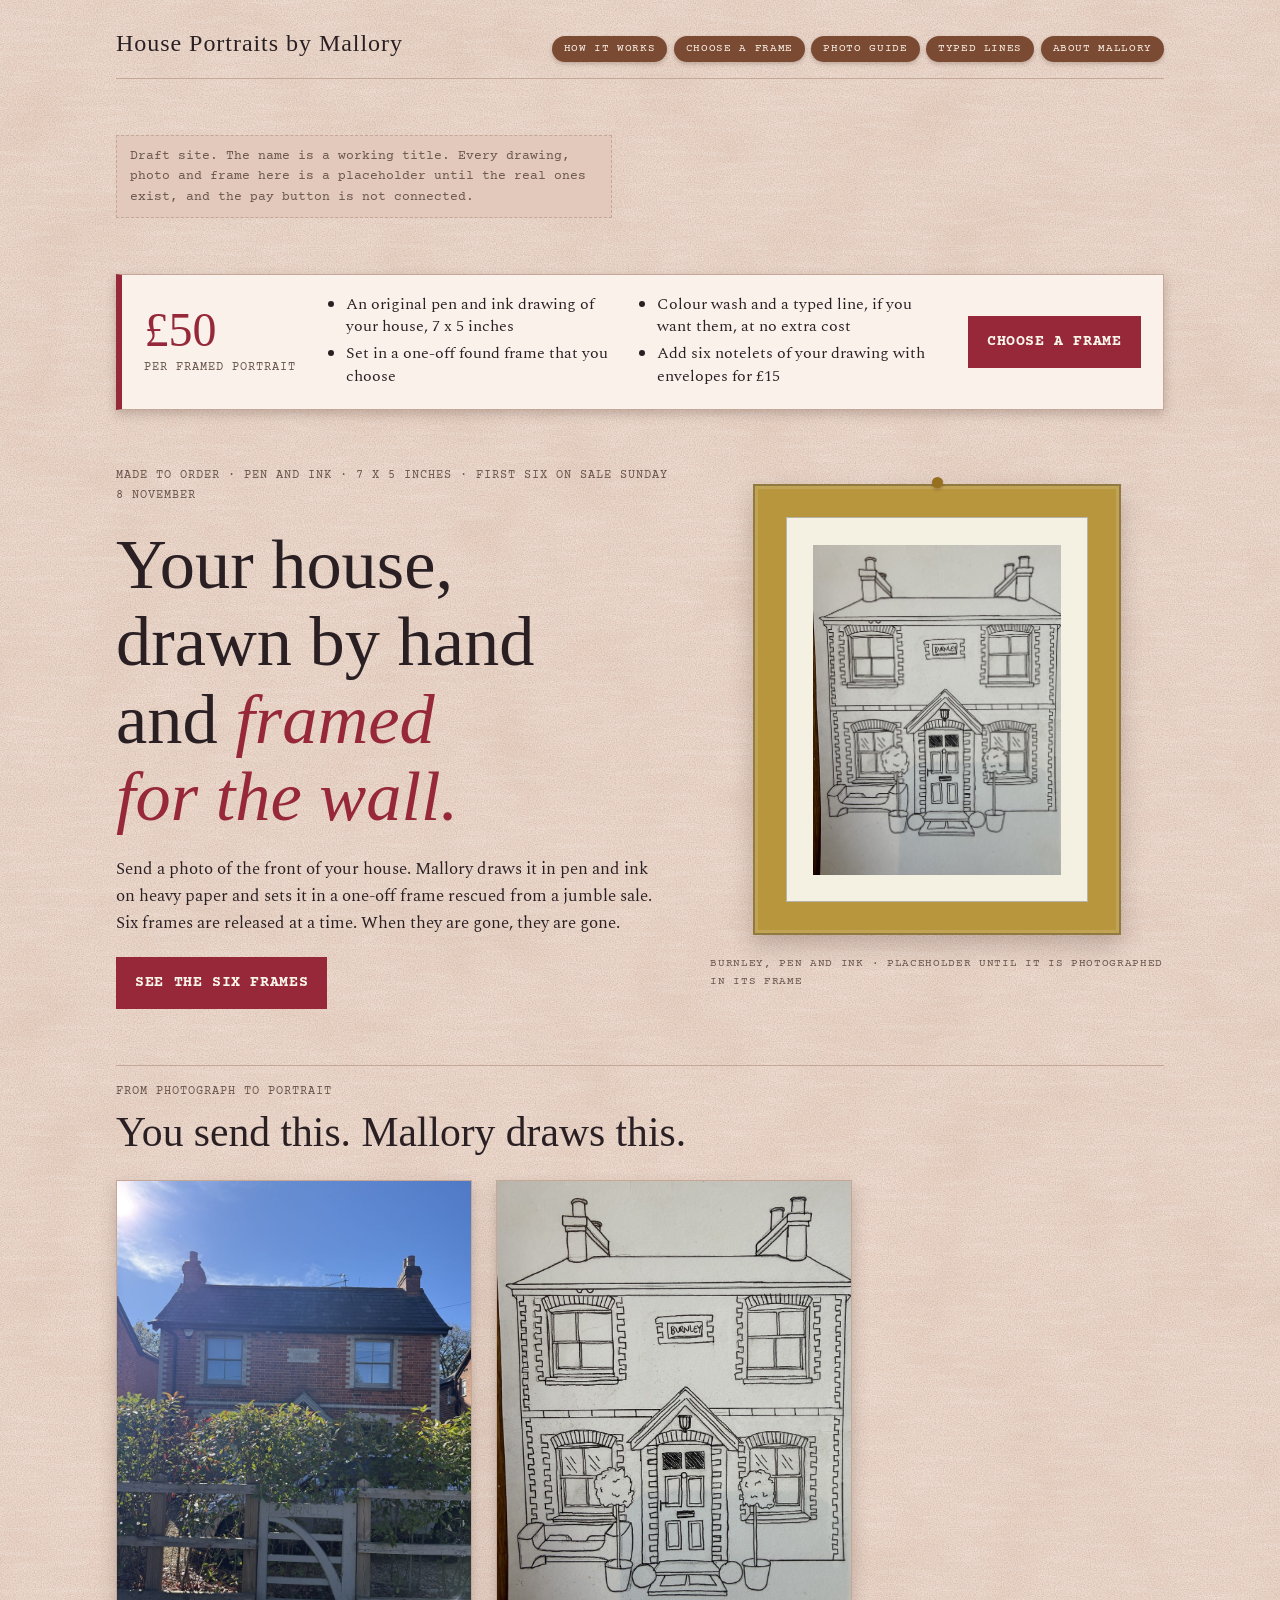
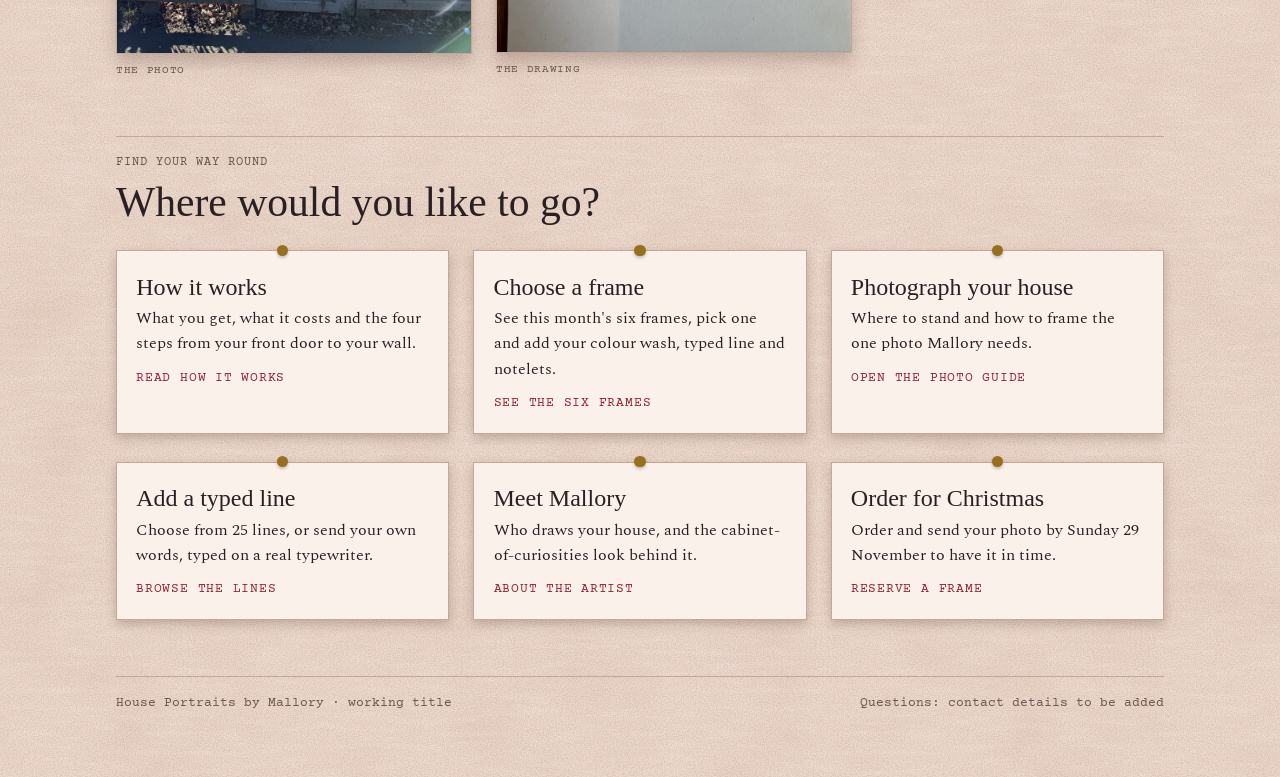
<file: index.html>
<!doctype html>
<html lang="en-GB">
<head>
<meta charset="utf-8">
<meta name="viewport" content="width=device-width, initial-scale=1">
<title>House Portraits by Mallory</title>
<link rel="stylesheet" href="https://fonts.googleapis.com/css2?family=IM+Fell+English:ital@0;1&family=IM+Fell+English+SC&family=Spectral:ital,wght@0,400;0,600;1,400&family=Courier+Prime:wght@400;700&display=swap">
<style>body{margin:0}img{max-width:100%}[hidden]{display:none!important}</style>
<link rel="stylesheet" href="style.css">
</head>
<body>
<svg width="0" height="0" style="position:absolute" aria-hidden="true">
  <filter id="wob"><feTurbulence type="fractalNoise" baseFrequency=".04" numOctaves="2" seed="4"/><feDisplacementMap in="SourceGraphic" scale="2.2"/></filter>
  <filter id="blur"><feGaussianBlur stdDeviation="9"/></filter>
</svg>

<div class="wrap">

  <div class="mast">
    <a class="name" href="index.html">House Portraits by Mallory</a>
    <nav class="nav" aria-label="Main"><a href="how-it-works.html">How it works</a><a href="order.html">Choose a frame</a><a href="photo-guide.html">Photo guide</a><a href="quotes.html">Typed lines</a><a href="about.html">About Mallory</a></nav>
  </div>

  <p class="note">Draft site. The name is a working title. Every drawing, photo and frame here is a placeholder until the real ones exist, and the pay button is not connected.</p>

  <aside class="pricebar" aria-label="Price and what is included">
    <div class="pb-price"><span class="price">£50</span><span class="tag">per framed portrait</span></div>
    <ul class="pb-list">
      <li>An original pen and ink drawing of your house, 7 x 5 inches</li>
      <li>Set in a one-off found frame that you choose</li>
      <li>Colour wash and a typed line, if you want them, at no extra cost</li>
      <li>Add six notelets of your drawing with envelopes for £15</li>
    </ul>
    <a class="btn" href="order.html">Choose a frame</a>
  </aside>

  <section class="hero">
    <div>
      <span class="tag">Made to order · pen and ink · 7 x 5 inches · first six on sale Sunday 8 November</span>
      <h1>Your house, drawn by hand and <em>framed for the wall.</em></h1>
      <p>Send a photo of the front of your house. Mallory draws it in pen and ink on heavy paper and sets it in a one-off frame rescued from a jumble sale. Six frames are released at a time. When they are gone, they are gone.</p>
      <a class="btn" href="order.html">See the six frames</a>
    </div>
    <div>
      <div class="pinned heroframe"><div class="frame f-gilt"><div class="mount"><img src="burnley-drawing.jpg" alt="Pen and ink drawing of Burnley, a brick house with two chimneys, a porch and two bay trees in pots"></div></div></div>
      <span class="ph">Burnley, pen and ink · placeholder until it is photographed in its frame</span>
    </div>
  </section>

  <section class="sec">
    <header><span class="tag">From photograph to portrait</span><h2>You send this. Mallory draws this.</h2></header>
    <div class="pair">
      <figure><img src="burnley-photo.jpg" alt="Photograph of Burnley from the road, a red brick house behind a hedge and a wooden gate"><figcaption class="ph">The photo</figcaption></figure>
      <figure><img src="burnley-drawing.jpg" alt="The finished pen and ink drawing of Burnley"><figcaption class="ph">The drawing</figcaption></figure>
    </div>
  </section>

  <section class="sec">
    <header><span class="tag">Find your way round</span><h2>Where would you like to go?</h2></header>
    <div class="jump">
      <a href="how-it-works.html"><h3>How it works</h3><p>What you get, what it costs and the four steps from your front door to your wall.</p><span class="go">Read how it works</span></a>
      <a href="order.html"><h3>Choose a frame</h3><p>See this month's six frames, pick one and add your colour wash, typed line and notelets.</p><span class="go">See the six frames</span></a>
      <a href="photo-guide.html"><h3>Photograph your house</h3><p>Where to stand and how to frame the one photo Mallory needs.</p><span class="go">Open the photo guide</span></a>
      <a href="quotes.html"><h3>Add a typed line</h3><p>Choose from 25 lines, or send your own words, typed on a real typewriter.</p><span class="go">Browse the lines</span></a>
      <a href="about.html"><h3>Meet Mallory</h3><p>Who draws your house, and the cabinet-of-curiosities look behind it.</p><span class="go">About the artist</span></a>
      <a href="order.html"><h3>Order for Christmas</h3><p>Order and send your photo by Sunday 29 November to have it in time.</p><span class="go">Reserve a frame</span></a>
    </div>
  </section>

  <footer><span>House Portraits by Mallory · working title</span><span>Questions: contact details to be added</span></footer>
</div>

<script src="site.js"></script>
</body>
</html>
</file>
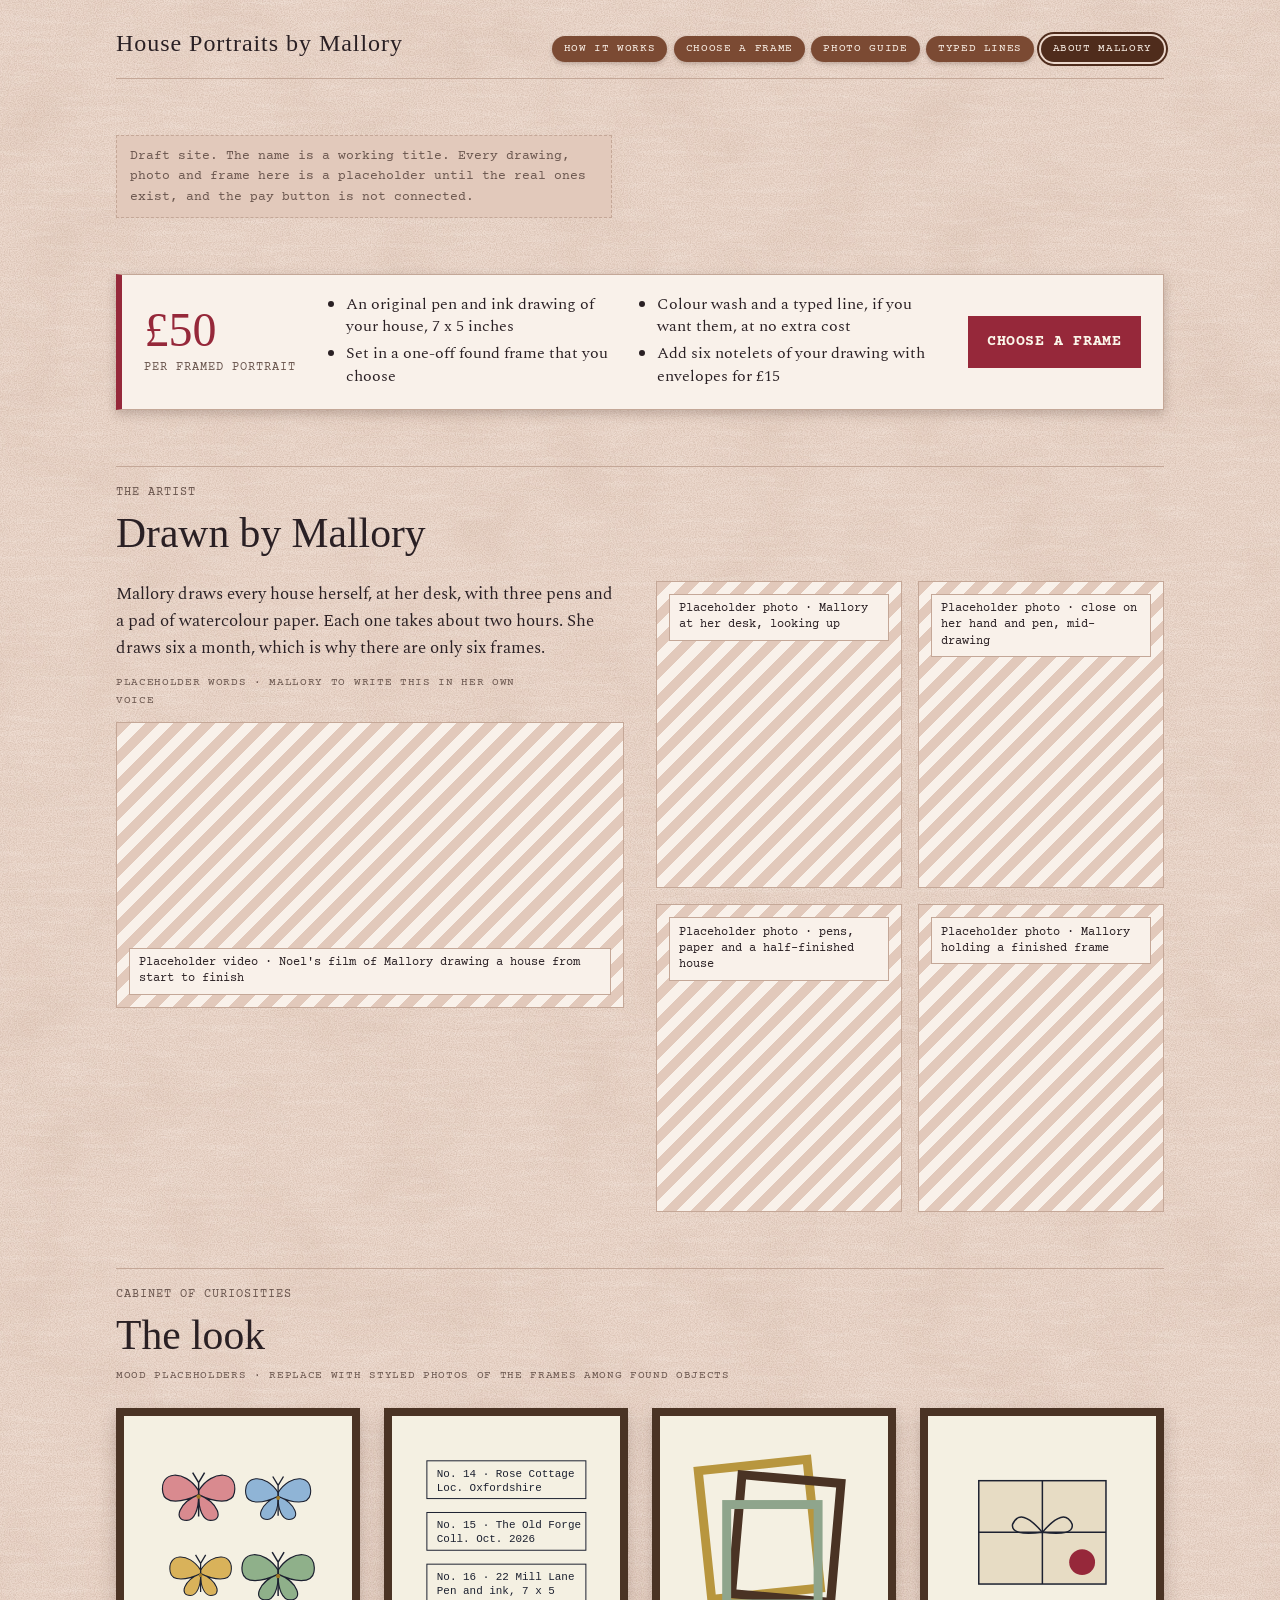
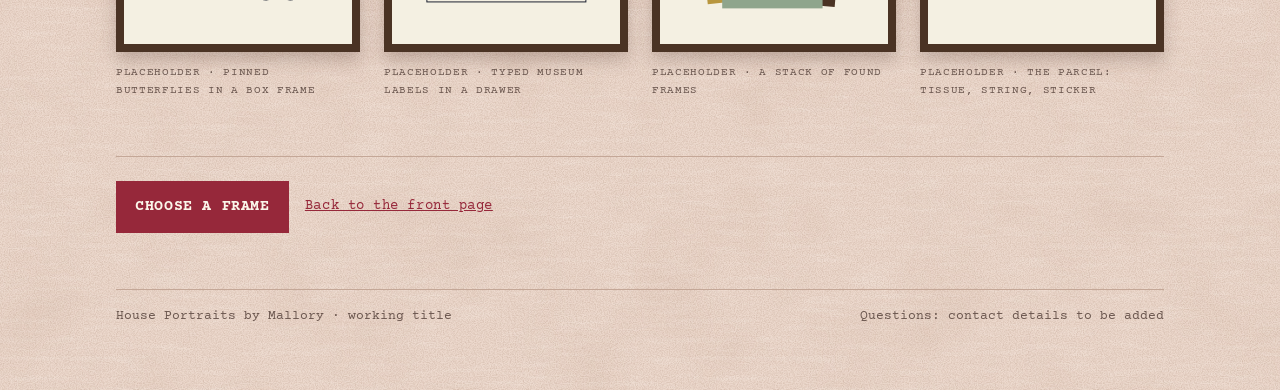
<file: about.html>
<!doctype html>
<html lang="en-GB">
<head>
<meta charset="utf-8">
<meta name="viewport" content="width=device-width, initial-scale=1">
<title>About Mallory · House Portraits by Mallory</title>
<link rel="stylesheet" href="https://fonts.googleapis.com/css2?family=IM+Fell+English:ital@0;1&family=IM+Fell+English+SC&family=Spectral:ital,wght@0,400;0,600;1,400&family=Courier+Prime:wght@400;700&display=swap">
<style>body{margin:0}img{max-width:100%}[hidden]{display:none!important}</style>
<link rel="stylesheet" href="style.css">
</head>
<body>
<svg width="0" height="0" style="position:absolute" aria-hidden="true">
  <filter id="wob"><feTurbulence type="fractalNoise" baseFrequency=".04" numOctaves="2" seed="4"/><feDisplacementMap in="SourceGraphic" scale="2.2"/></filter>
  <filter id="blur"><feGaussianBlur stdDeviation="9"/></filter>
</svg>

<div class="wrap">

  <div class="mast">
    <a class="name" href="index.html">House Portraits by Mallory</a>
    <nav class="nav" aria-label="Main"><a href="how-it-works.html">How it works</a><a href="order.html">Choose a frame</a><a href="photo-guide.html">Photo guide</a><a href="quotes.html">Typed lines</a><a href="about.html" aria-current="page">About Mallory</a></nav>
  </div>

  <p class="note">Draft site. The name is a working title. Every drawing, photo and frame here is a placeholder until the real ones exist, and the pay button is not connected.</p>

  <aside class="pricebar" aria-label="Price and what is included">
    <div class="pb-price"><span class="price">£50</span><span class="tag">per framed portrait</span></div>
    <ul class="pb-list">
      <li>An original pen and ink drawing of your house, 7 x 5 inches</li>
      <li>Set in a one-off found frame that you choose</li>
      <li>Colour wash and a typed line, if you want them, at no extra cost</li>
      <li>Add six notelets of your drawing with envelopes for £15</li>
    </ul>
    <a class="btn" href="order.html">Choose a frame</a>
  </aside>

  <section class="sec">
    <header><span class="tag">The artist</span><h2>Drawn by Mallory</h2></header>
    <div class="grid2">
      <div>
        <p>Mallory draws every house herself, at her desk, with three pens and a pad of watercolour paper. Each one takes about two hours. She draws six a month, which is why there are only six frames.</p>
        <p class="ph">Placeholder words · Mallory to write this in her own voice</p>
        <div class="photo wide"><span>Placeholder video · Noel's film of Mallory drawing a house from start to finish</span></div>
      </div>
      <div class="grid2" style="gap:1rem">
        <div class="photo"><span>Placeholder photo · Mallory at her desk, looking up</span></div>
        <div class="photo"><span>Placeholder photo · close on her hand and pen, mid-drawing</span></div>
        <div class="photo"><span>Placeholder photo · pens, paper and a half-finished house</span></div>
        <div class="photo"><span>Placeholder photo · Mallory holding a finished frame</span></div>
      </div>
    </div>
  </section>

  <section class="sec">
    <header><span class="tag">Cabinet of curiosities</span><h2>The look</h2>
      <span class="ph">Mood placeholders · replace with styled photos of the frames among found objects</span></header>
    <div class="grid4" id="mood"></div>
  </section>

  <div class="next"><a class="btn" href="order.html">Choose a frame</a><a class="plain" href="index.html">Back to the front page</a></div>

  <footer><span>House Portraits by Mallory · working title</span><span>Questions: contact details to be added</span></footer>
</div>

<script src="site.js"></script>
</body>
</html>
</file>
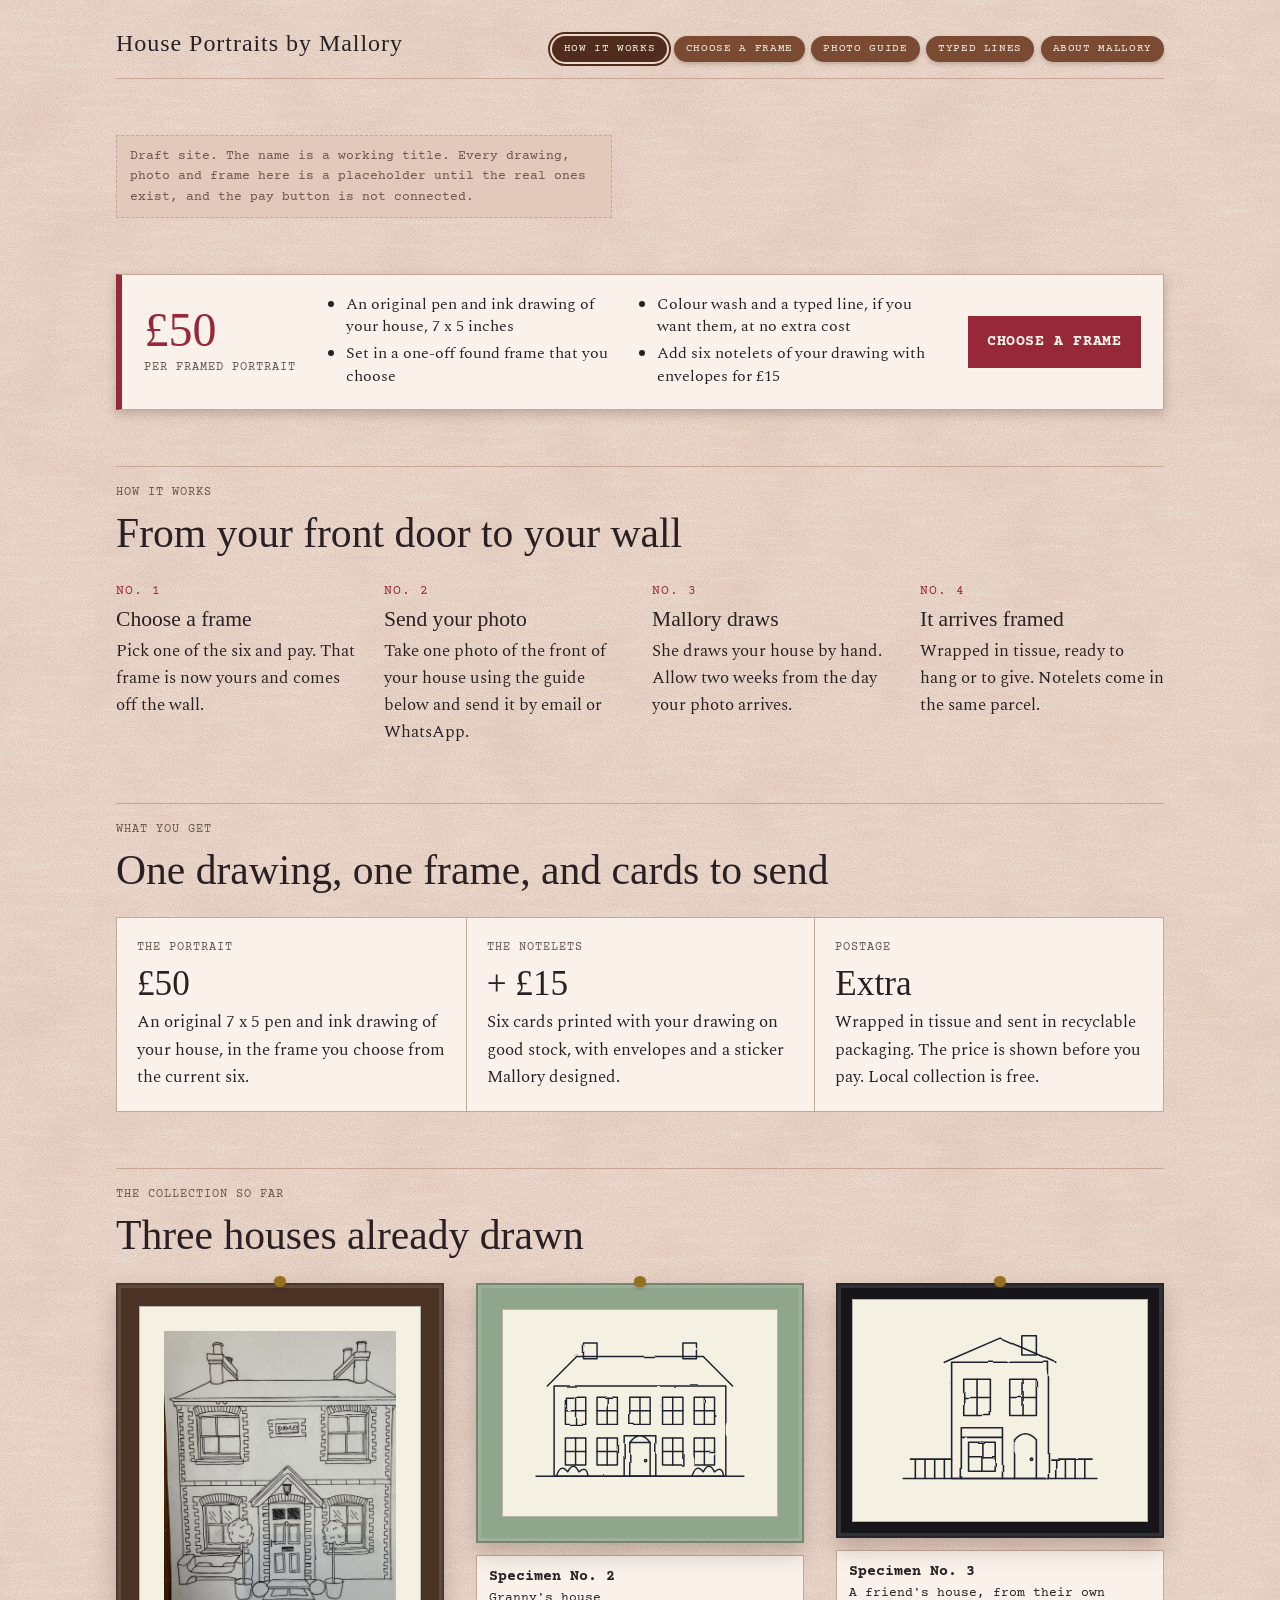
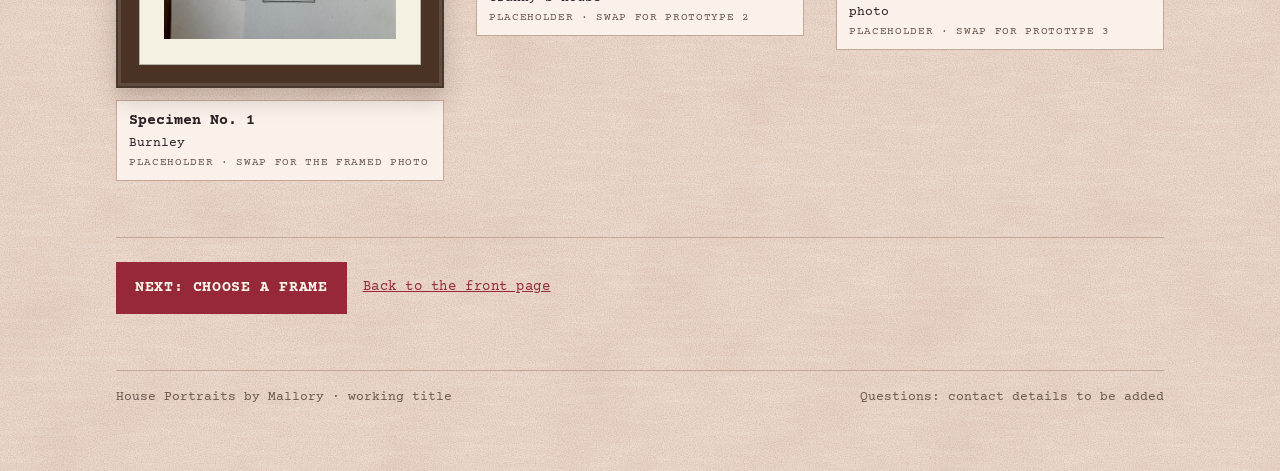
<file: how-it-works.html>
<!doctype html>
<html lang="en-GB">
<head>
<meta charset="utf-8">
<meta name="viewport" content="width=device-width, initial-scale=1">
<title>How it works · House Portraits by Mallory</title>
<link rel="stylesheet" href="https://fonts.googleapis.com/css2?family=IM+Fell+English:ital@0;1&family=IM+Fell+English+SC&family=Spectral:ital,wght@0,400;0,600;1,400&family=Courier+Prime:wght@400;700&display=swap">
<style>body{margin:0}img{max-width:100%}[hidden]{display:none!important}</style>
<link rel="stylesheet" href="style.css">
</head>
<body>
<svg width="0" height="0" style="position:absolute" aria-hidden="true">
  <filter id="wob"><feTurbulence type="fractalNoise" baseFrequency=".04" numOctaves="2" seed="4"/><feDisplacementMap in="SourceGraphic" scale="2.2"/></filter>
  <filter id="blur"><feGaussianBlur stdDeviation="9"/></filter>
</svg>

<div class="wrap">

  <div class="mast">
    <a class="name" href="index.html">House Portraits by Mallory</a>
    <nav class="nav" aria-label="Main"><a href="how-it-works.html" aria-current="page">How it works</a><a href="order.html">Choose a frame</a><a href="photo-guide.html">Photo guide</a><a href="quotes.html">Typed lines</a><a href="about.html">About Mallory</a></nav>
  </div>

  <p class="note">Draft site. The name is a working title. Every drawing, photo and frame here is a placeholder until the real ones exist, and the pay button is not connected.</p>

  <aside class="pricebar" aria-label="Price and what is included">
    <div class="pb-price"><span class="price">£50</span><span class="tag">per framed portrait</span></div>
    <ul class="pb-list">
      <li>An original pen and ink drawing of your house, 7 x 5 inches</li>
      <li>Set in a one-off found frame that you choose</li>
      <li>Colour wash and a typed line, if you want them, at no extra cost</li>
      <li>Add six notelets of your drawing with envelopes for £15</li>
    </ul>
    <a class="btn" href="order.html">Choose a frame</a>
  </aside>

  <section class="sec">
    <header><span class="tag">How it works</span><h2>From your front door to your wall</h2></header>
    <ol class="steps">
      <li><h3>Choose a frame</h3><p>Pick one of the six and pay. That frame is now yours and comes off the wall.</p></li>
      <li><h3>Send your photo</h3><p>Take one photo of the front of your house using the guide below and send it by email or WhatsApp.</p></li>
      <li><h3>Mallory draws</h3><p>She draws your house by hand. Allow two weeks from the day your photo arrives.</p></li>
      <li><h3>It arrives framed</h3><p>Wrapped in tissue, ready to hang or to give. Notelets come in the same parcel.</p></li>
    </ol>
  </section>

  <section class="sec">
    <header><span class="tag">What you get</span><h2>One drawing, one frame, and cards to send</h2></header>
    <div class="offer">
      <div><span class="tag">The portrait</span><span class="price">£50</span><p>An original 7 x 5 pen and ink drawing of your house, in the frame you choose from the current six.</p></div>
      <div><span class="tag">The notelets</span><span class="price">+ £15</span><p>Six cards printed with your drawing on good stock, with envelopes and a sticker Mallory designed.</p></div>
      <div><span class="tag">Postage</span><span class="price">Extra</span><p>Wrapped in tissue and sent in recyclable packaging. The price is shown before you pay. Local collection is free.</p></div>
    </div>
  </section>

  <section class="sec">
    <header><span class="tag">The collection so far</span><h2>Three houses already drawn</h2></header>
    <div class="grid3">
      <div><div class="pinned"><div class="frame f-oak"><div class="mount"><img src="burnley-drawing.jpg" alt="Pen and ink drawing of Burnley"></div></div></div>
        <div class="label"><b>Specimen No. 1</b><span>Burnley</span><span class="ph">Placeholder · swap for the framed photo</span></div></div>
      <div><div class="pinned"><div class="frame f-sage"><div class="mount" data-house="3"></div></div></div>
        <div class="label"><b>Specimen No. 2</b><span>Granny's house</span><span class="ph">Placeholder · swap for prototype 2</span></div></div>
      <div><div class="pinned"><div class="frame f-ebony"><div class="mount" data-house="2"></div></div></div>
        <div class="label"><b>Specimen No. 3</b><span>A friend's house, from their own photo</span><span class="ph">Placeholder · swap for prototype 3</span></div></div>
    </div>
  </section>

  <div class="next"><a class="btn" href="order.html">Next: choose a frame</a><a class="plain" href="index.html">Back to the front page</a></div>

  <footer><span>House Portraits by Mallory · working title</span><span>Questions: contact details to be added</span></footer>
</div>

<script src="site.js"></script>
</body>
</html>
</file>
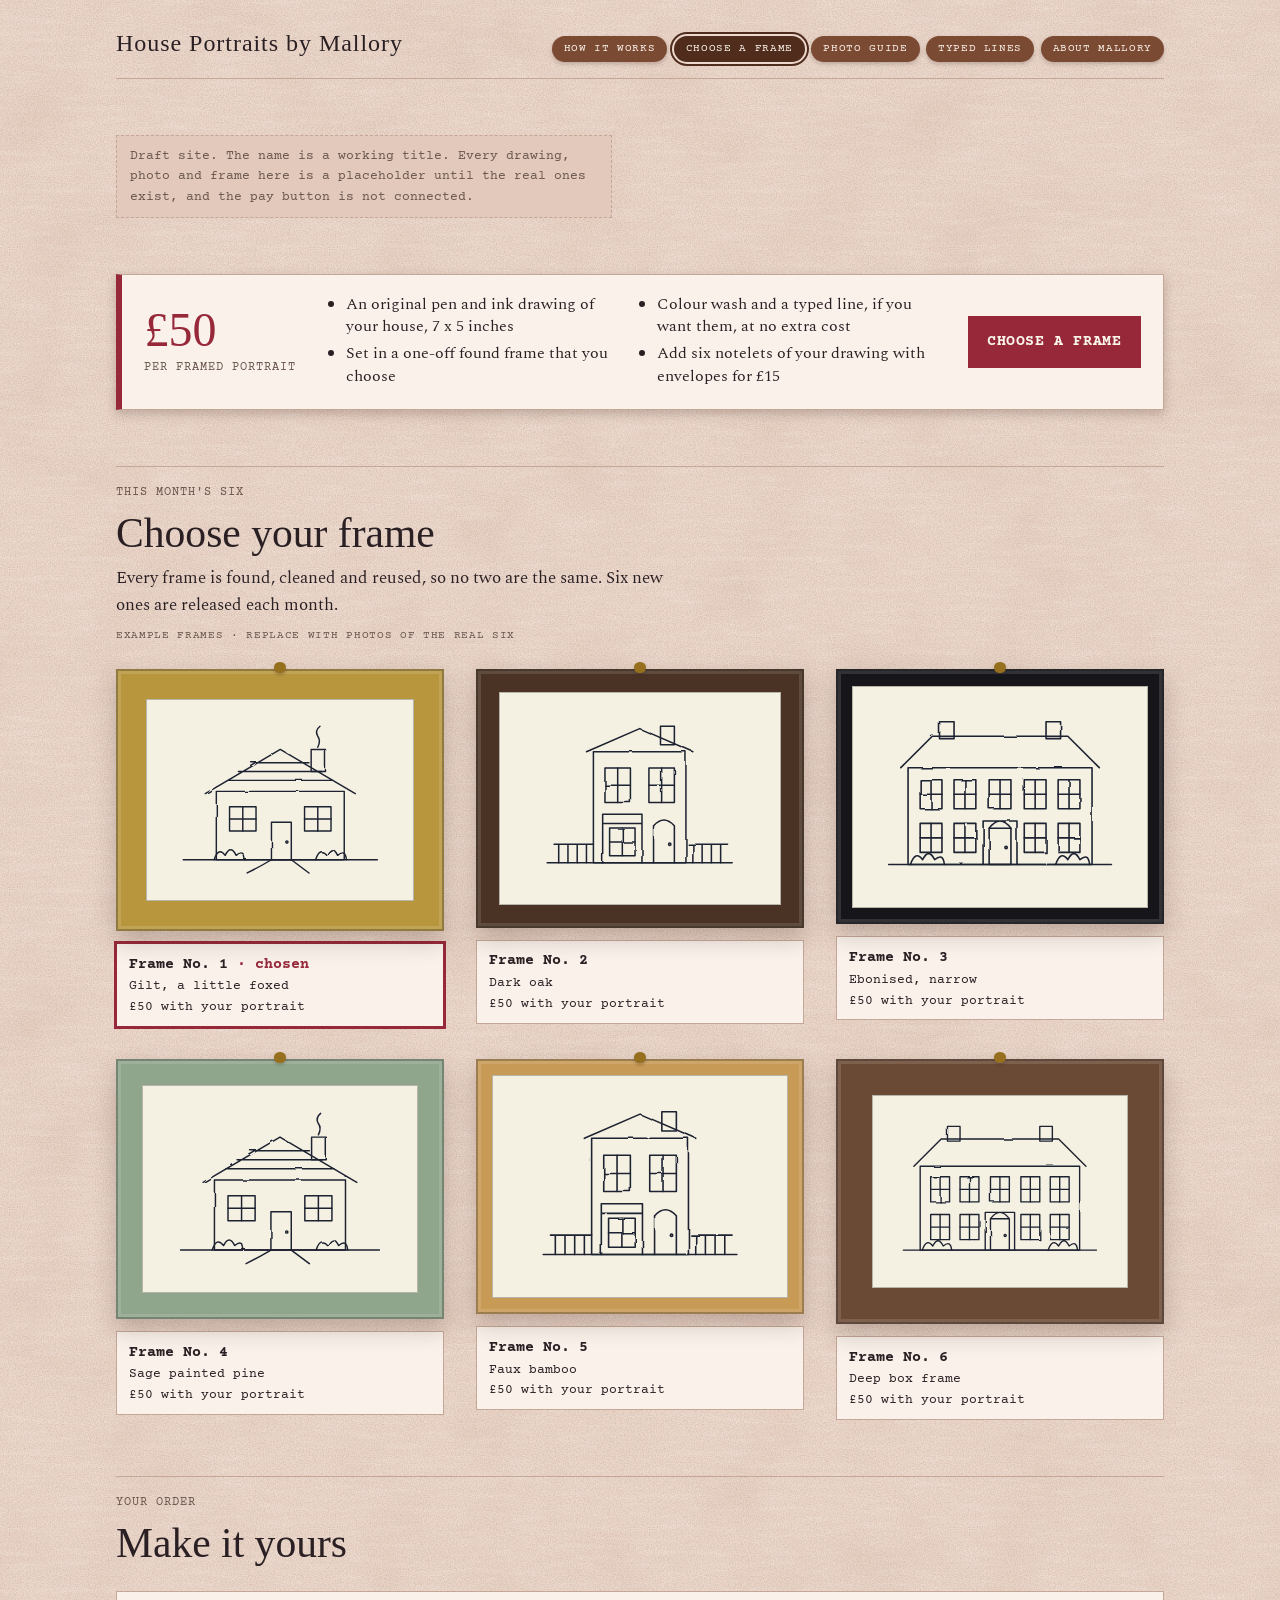
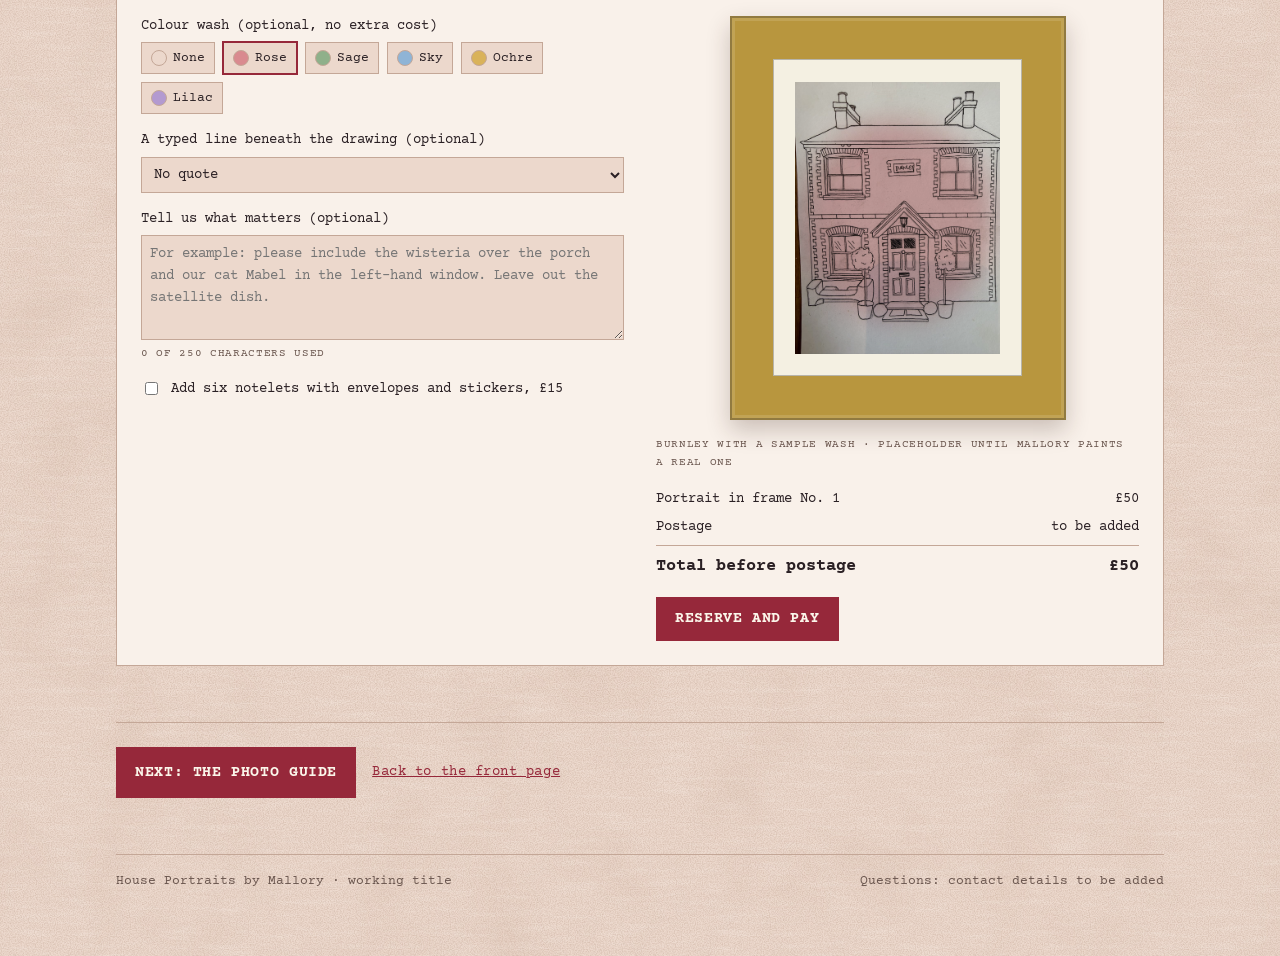
<file: order.html>
<!doctype html>
<html lang="en-GB">
<head>
<meta charset="utf-8">
<meta name="viewport" content="width=device-width, initial-scale=1">
<title>Choose a frame · House Portraits by Mallory</title>
<link rel="stylesheet" href="https://fonts.googleapis.com/css2?family=IM+Fell+English:ital@0;1&family=IM+Fell+English+SC&family=Spectral:ital,wght@0,400;0,600;1,400&family=Courier+Prime:wght@400;700&display=swap">
<style>body{margin:0}img{max-width:100%}[hidden]{display:none!important}</style>
<link rel="stylesheet" href="style.css">
</head>
<body>
<svg width="0" height="0" style="position:absolute" aria-hidden="true">
  <filter id="wob"><feTurbulence type="fractalNoise" baseFrequency=".04" numOctaves="2" seed="4"/><feDisplacementMap in="SourceGraphic" scale="2.2"/></filter>
  <filter id="blur"><feGaussianBlur stdDeviation="9"/></filter>
</svg>

<div class="wrap">

  <div class="mast">
    <a class="name" href="index.html">House Portraits by Mallory</a>
    <nav class="nav" aria-label="Main"><a href="how-it-works.html">How it works</a><a href="order.html" aria-current="page">Choose a frame</a><a href="photo-guide.html">Photo guide</a><a href="quotes.html">Typed lines</a><a href="about.html">About Mallory</a></nav>
  </div>

  <p class="note">Draft site. The name is a working title. Every drawing, photo and frame here is a placeholder until the real ones exist, and the pay button is not connected.</p>

  <aside class="pricebar" aria-label="Price and what is included">
    <div class="pb-price"><span class="price">£50</span><span class="tag">per framed portrait</span></div>
    <ul class="pb-list">
      <li>An original pen and ink drawing of your house, 7 x 5 inches</li>
      <li>Set in a one-off found frame that you choose</li>
      <li>Colour wash and a typed line, if you want them, at no extra cost</li>
      <li>Add six notelets of your drawing with envelopes for £15</li>
    </ul>
    <a class="btn" href="#frames">Choose a frame</a>
  </aside>

  <section class="sec" id="frames">
    <header><span class="tag">This month's six</span><h2>Choose your frame</h2>
      <p>Every frame is found, cleaned and reused, so no two are the same. Six new ones are released each month.</p>
      <span class="ph">Example frames · replace with photos of the real six</span></header>
    <div class="grid3" id="frameGrid"></div>
  </section>

  <section class="sec" id="order">
    <header><span class="tag">Your order</span><h2>Make it yours</h2></header>
    <div class="order">
      <div>
        <div class="field"><span>Colour wash (optional, no extra cost)</span>
          <div class="sw" id="washes"></div></div>
        <label class="field" for="quote">A typed line beneath the drawing (optional)
          <select id="quote"><option value="">No quote</option></select></label>
        <label class="field" for="own" id="ownField" hidden>Your own words
          <input type="text" id="own" placeholder="For example: Rose Cottage, ours since 2009">
          <span class="ph" id="ownCount"></span></label>
        <label class="field" for="matters" id="mattersField">Tell us what matters (optional)
          <textarea id="matters" rows="4" maxlength="250" placeholder="For example: please include the wisteria over the porch and our cat Mabel in the left-hand window. Leave out the satellite dish."></textarea>
          <span class="ph" id="mattersCount"></span></label>
        <label class="check" for="notelets"><input type="checkbox" id="notelets"> <span>Add six notelets with envelopes and stickers, £15</span></label>
      </div>
      <div>
        <div class="frame pvframe" id="pvFrame"><div class="mount" id="pv"></div></div>
        <span class="ph">Burnley with a sample wash · placeholder until Mallory paints a real one</span>
        <div class="sum">
          <div><span id="sFrame">Portrait in frame No. 1</span><span>£50</span></div>
          <div id="sMatters" hidden><span>Your note for Mallory</span><span>included</span></div>
          <div id="sQuote" hidden><span>Typed line</span><span>included</span></div>
          <div id="sNote" hidden><span>Six notelets</span><span>£15</span></div>
          <div><span>Postage</span><span>to be added</span></div>
          <div class="tot"><span>Total before postage</span><span id="sTot">£50</span></div>
        </div>
        <button class="btn" id="pay" type="button">Reserve and pay</button>
        <p class="ph" id="payMsg" hidden>Payment is not connected yet. This button will open the Stripe payment page for the chosen frame.</p>
      </div>
    </div>
  </section>

  <div class="next"><a class="btn" href="photo-guide.html">Next: the photo guide</a><a class="plain" href="index.html">Back to the front page</a></div>

  <footer><span>House Portraits by Mallory · working title</span><span>Questions: contact details to be added</span></footer>
</div>

<script src="site.js"></script>
</body>
</html>
</file>
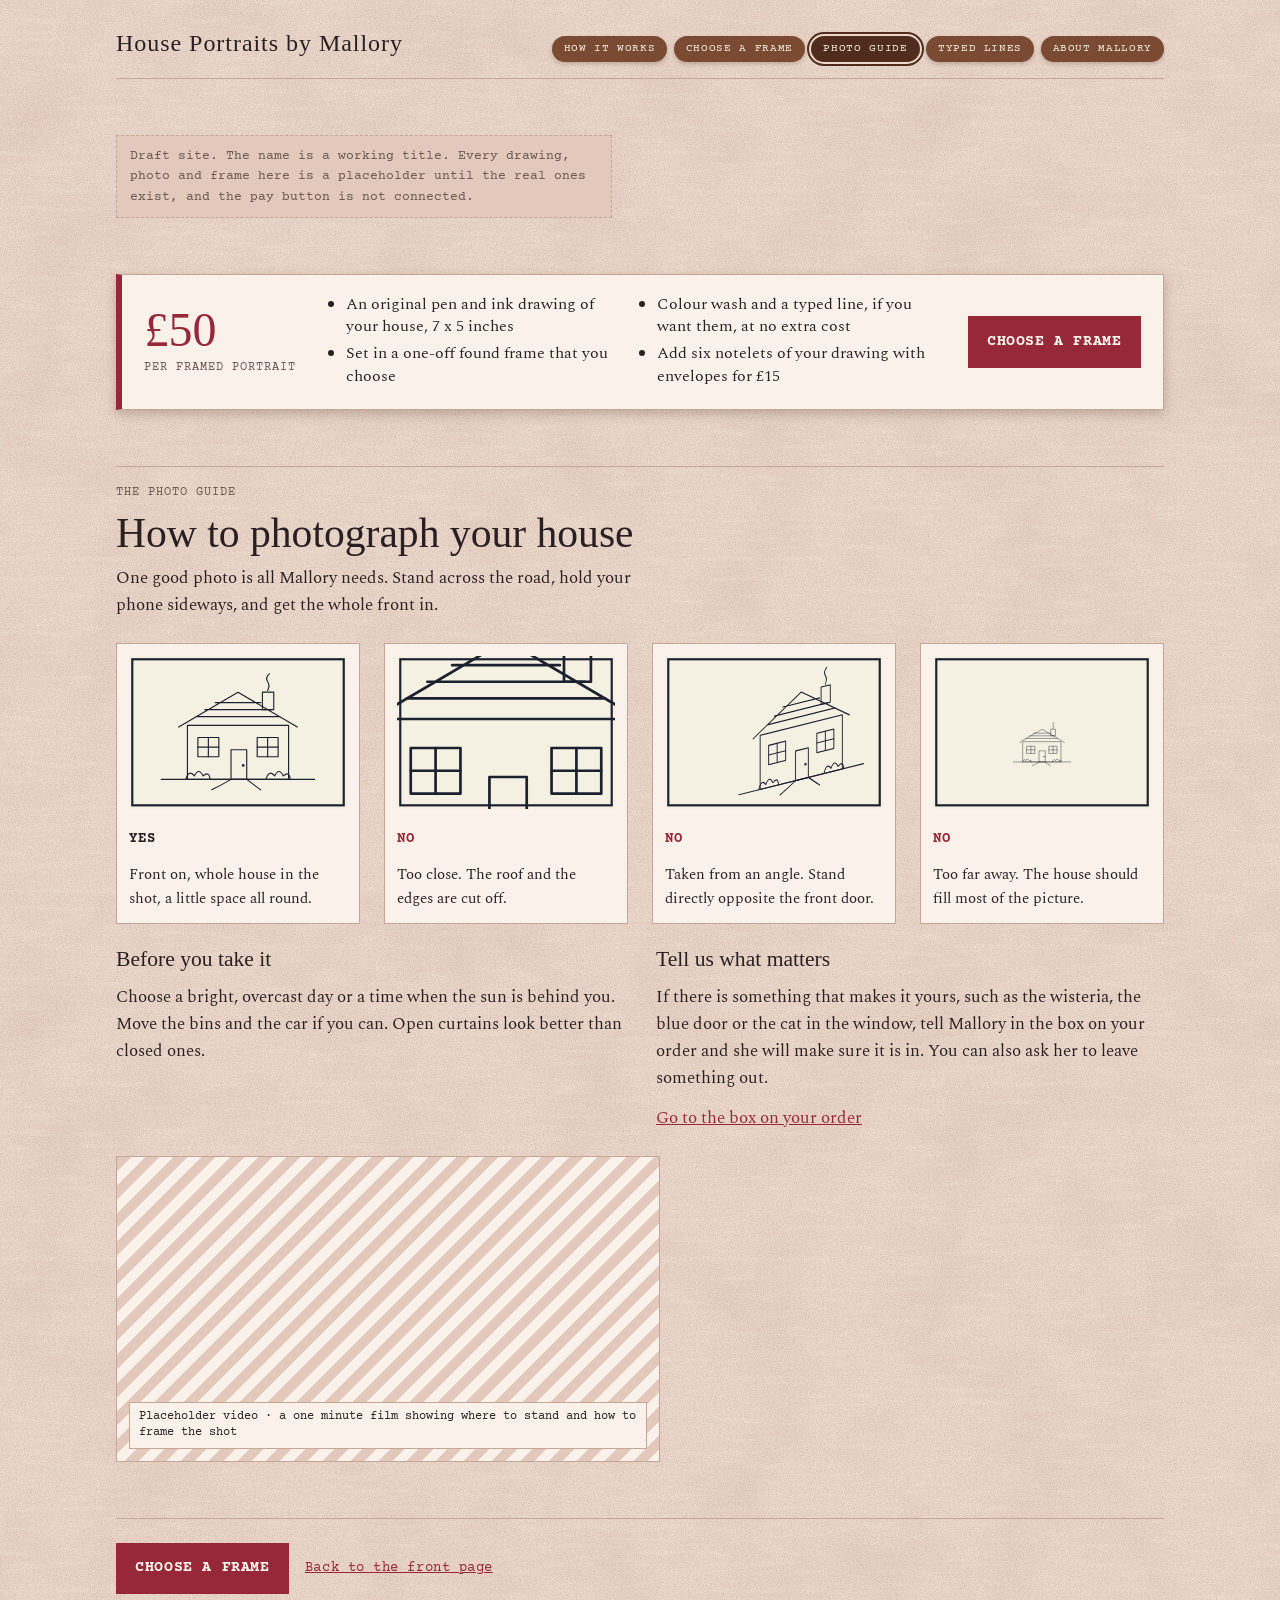
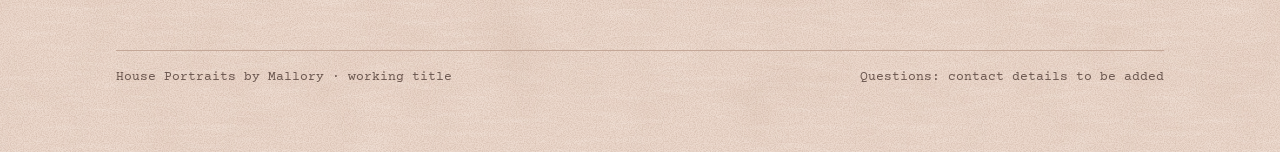
<file: photo-guide.html>
<!doctype html>
<html lang="en-GB">
<head>
<meta charset="utf-8">
<meta name="viewport" content="width=device-width, initial-scale=1">
<title>Photo guide · House Portraits by Mallory</title>
<link rel="stylesheet" href="https://fonts.googleapis.com/css2?family=IM+Fell+English:ital@0;1&family=IM+Fell+English+SC&family=Spectral:ital,wght@0,400;0,600;1,400&family=Courier+Prime:wght@400;700&display=swap">
<style>body{margin:0}img{max-width:100%}[hidden]{display:none!important}</style>
<link rel="stylesheet" href="style.css">
</head>
<body>
<svg width="0" height="0" style="position:absolute" aria-hidden="true">
  <filter id="wob"><feTurbulence type="fractalNoise" baseFrequency=".04" numOctaves="2" seed="4"/><feDisplacementMap in="SourceGraphic" scale="2.2"/></filter>
  <filter id="blur"><feGaussianBlur stdDeviation="9"/></filter>
</svg>

<div class="wrap">

  <div class="mast">
    <a class="name" href="index.html">House Portraits by Mallory</a>
    <nav class="nav" aria-label="Main"><a href="how-it-works.html">How it works</a><a href="order.html">Choose a frame</a><a href="photo-guide.html" aria-current="page">Photo guide</a><a href="quotes.html">Typed lines</a><a href="about.html">About Mallory</a></nav>
  </div>

  <p class="note">Draft site. The name is a working title. Every drawing, photo and frame here is a placeholder until the real ones exist, and the pay button is not connected.</p>

  <aside class="pricebar" aria-label="Price and what is included">
    <div class="pb-price"><span class="price">£50</span><span class="tag">per framed portrait</span></div>
    <ul class="pb-list">
      <li>An original pen and ink drawing of your house, 7 x 5 inches</li>
      <li>Set in a one-off found frame that you choose</li>
      <li>Colour wash and a typed line, if you want them, at no extra cost</li>
      <li>Add six notelets of your drawing with envelopes for £15</li>
    </ul>
    <a class="btn" href="order.html">Choose a frame</a>
  </aside>

  <section class="sec" id="guide">
    <header><span class="tag">The photo guide</span><h2>How to photograph your house</h2>
      <p>One good photo is all Mallory needs. Stand across the road, hold your phone sideways, and get the whole front in.</p></header>
    <div class="grid4" id="shots"></div>
    <div class="grid2">
      <div><h3>Before you take it</h3>
        <p>Choose a bright, overcast day or a time when the sun is behind you. Move the bins and the car if you can. Open curtains look better than closed ones.</p></div>
      <div><h3>Tell us what matters</h3>
        <p>If there is something that makes it yours, such as the wisteria, the blue door or the cat in the window, tell Mallory in the box on your order and she will make sure it is in. You can also ask her to leave something out.</p>
        <a href="order.html#mattersField">Go to the box on your order</a></div>
    </div>
    <div class="photo wide"><span>Placeholder video · a one minute film showing where to stand and how to frame the shot</span></div>
  </section>

  <div class="next"><a class="btn" href="order.html">Choose a frame</a><a class="plain" href="index.html">Back to the front page</a></div>

  <footer><span>House Portraits by Mallory · working title</span><span>Questions: contact details to be added</span></footer>
</div>

<script src="site.js"></script>
</body>
</html>
</file>
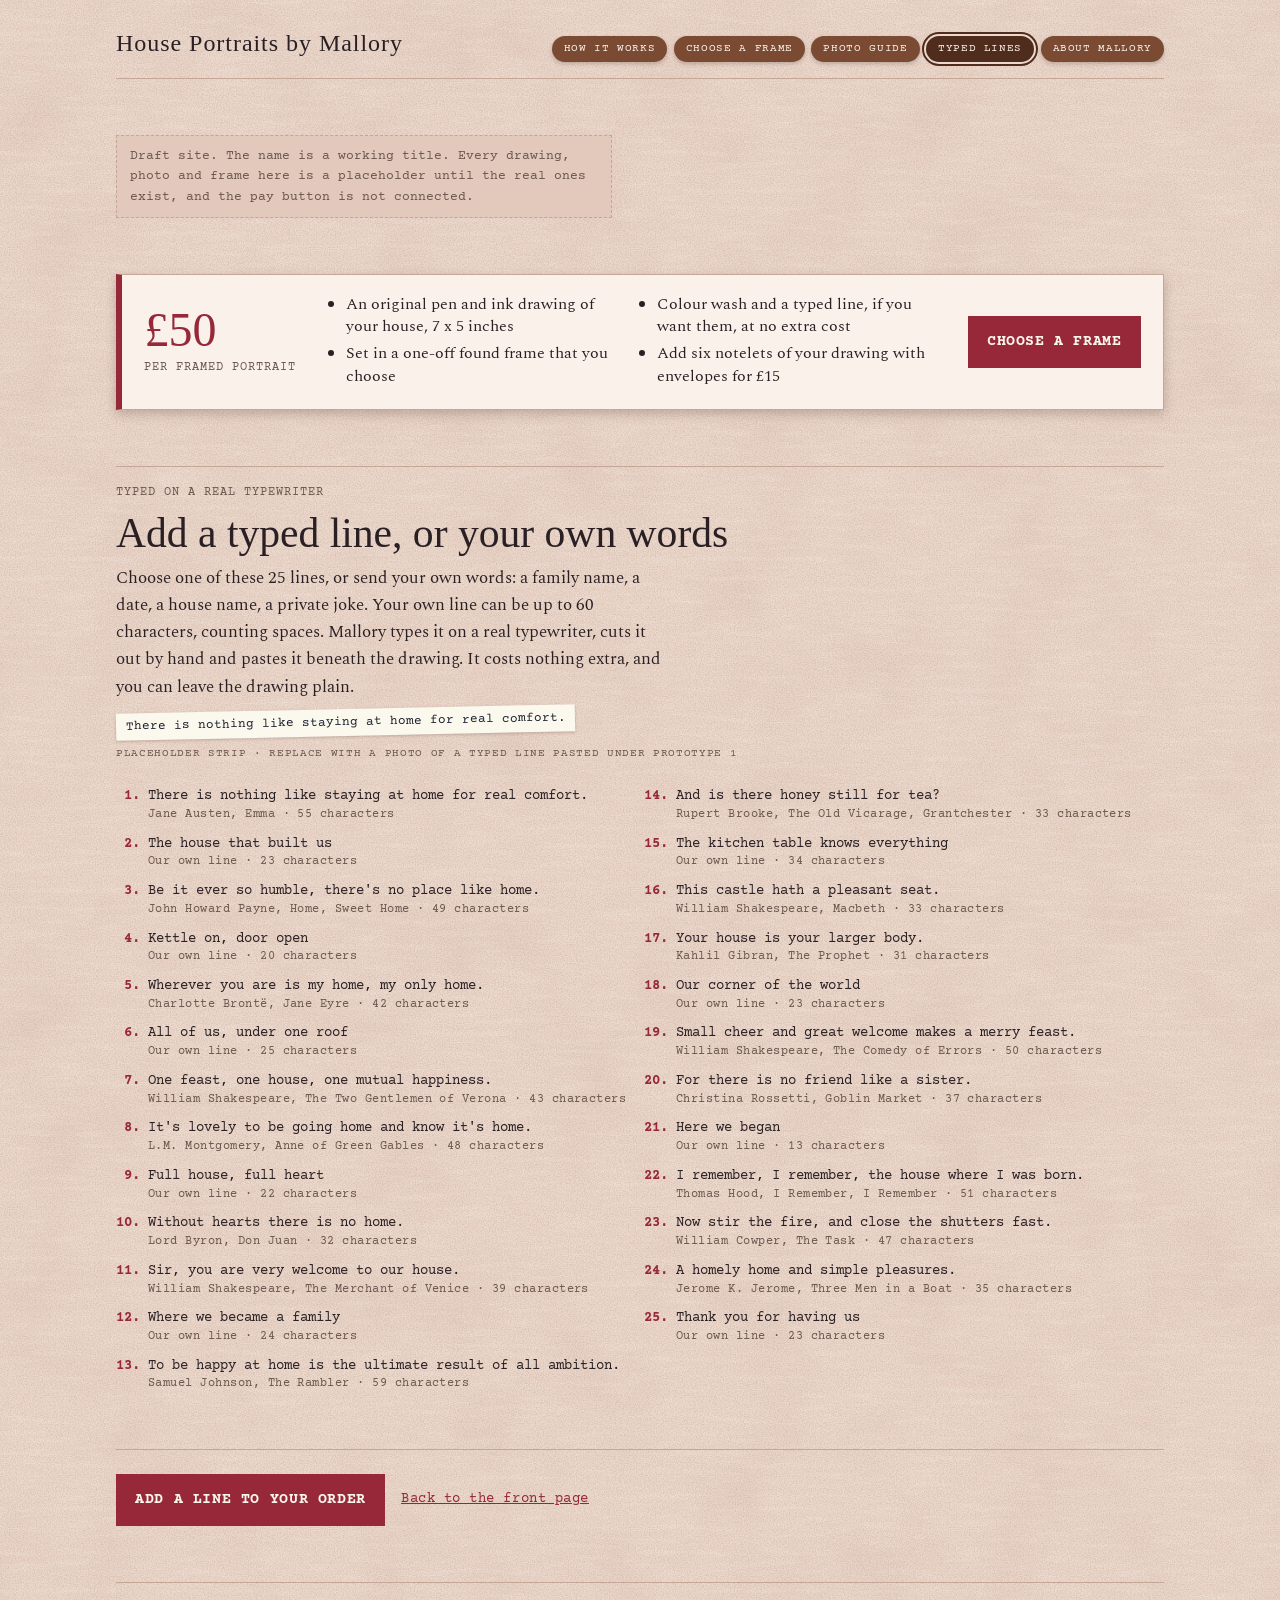
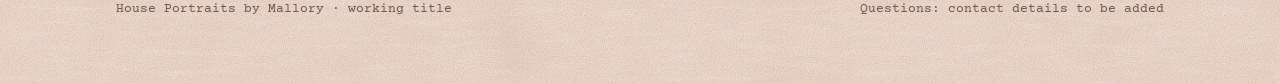
<file: quotes.html>
<!doctype html>
<html lang="en-GB">
<head>
<meta charset="utf-8">
<meta name="viewport" content="width=device-width, initial-scale=1">
<title>Typed lines · House Portraits by Mallory</title>
<link rel="stylesheet" href="https://fonts.googleapis.com/css2?family=IM+Fell+English:ital@0;1&family=IM+Fell+English+SC&family=Spectral:ital,wght@0,400;0,600;1,400&family=Courier+Prime:wght@400;700&display=swap">
<style>body{margin:0}img{max-width:100%}[hidden]{display:none!important}</style>
<link rel="stylesheet" href="style.css">
</head>
<body>
<svg width="0" height="0" style="position:absolute" aria-hidden="true">
  <filter id="wob"><feTurbulence type="fractalNoise" baseFrequency=".04" numOctaves="2" seed="4"/><feDisplacementMap in="SourceGraphic" scale="2.2"/></filter>
  <filter id="blur"><feGaussianBlur stdDeviation="9"/></filter>
</svg>

<div class="wrap">

  <div class="mast">
    <a class="name" href="index.html">House Portraits by Mallory</a>
    <nav class="nav" aria-label="Main"><a href="how-it-works.html">How it works</a><a href="order.html">Choose a frame</a><a href="photo-guide.html">Photo guide</a><a href="quotes.html" aria-current="page">Typed lines</a><a href="about.html">About Mallory</a></nav>
  </div>

  <p class="note">Draft site. The name is a working title. Every drawing, photo and frame here is a placeholder until the real ones exist, and the pay button is not connected.</p>

  <aside class="pricebar" aria-label="Price and what is included">
    <div class="pb-price"><span class="price">£50</span><span class="tag">per framed portrait</span></div>
    <ul class="pb-list">
      <li>An original pen and ink drawing of your house, 7 x 5 inches</li>
      <li>Set in a one-off found frame that you choose</li>
      <li>Colour wash and a typed line, if you want them, at no extra cost</li>
      <li>Add six notelets of your drawing with envelopes for £15</li>
    </ul>
    <a class="btn" href="order.html">Choose a frame</a>
  </aside>

  <section class="sec">
    <header><span class="tag">Typed on a real typewriter</span><h2>Add a typed line, or your own words</h2>
      <p>Choose one of these 25 lines, or send your own words: a family name, a date, a house name, a private joke. Your own line can be up to 60 characters, counting spaces. Mallory types it on a real typewriter, cuts it out by hand and pastes it beneath the drawing. It costs nothing extra, and you can leave the drawing plain.</p>
      <div class="typed"><span class="strip">There is nothing like staying at home for real comfort.</span>
      <span class="ph">Placeholder strip · replace with a photo of a typed line pasted under prototype 1</span></div></header>
    <ol class="quotes" id="quoteList"></ol>
  </section>

  <div class="next"><a class="btn" href="order.html">Add a line to your order</a><a class="plain" href="index.html">Back to the front page</a></div>

  <footer><span>House Portraits by Mallory · working title</span><span>Questions: contact details to be added</span></footer>
</div>

<script src="site.js"></script>
</body>
</html>
</file>
<file: style.css>
/* Blush beige ground, single light theme. Layout: a museum specimen drawer. Every object is pinned to the wall and carries a typed label. */
:root{
  --wall:#ecd8cc; --wall-2:#e2c9bb; --fg:#2a2024; --muted:#6b574f; --rule:#c4a797;
  --card:#f9f1ea; --accent:#96283a; --on-accent:#fbf6ea; --brass:#96701f;
  --paper:#f4f0e2; --strip:#fbf8ee; --ink:#1c2130; --shadow:rgba(60,35,25,.24);
  --gilt:#b8963e; --oak:#4a3324; --ebony:#16161a; --sage:#8fa58c; --bamboo:#c79a55; --box:#6b4a35;
  --display:"IM Fell English","Iowan Old Style",Georgia,serif;
  --caps:"IM Fell English SC","IM Fell English",Georgia,serif;
  --body:"Spectral",Georgia,"Times New Roman",serif;
  --label:"Courier Prime","Courier New",monospace;
}
*{box-sizing:border-box}
body{background:var(--wall);color:var(--fg);font-family:var(--body);font-size:1.0625rem;line-height:1.6}
.wrap{max-width:68rem;margin-inline:auto;padding-inline:1.25rem;padding-block:1.5rem 4rem;display:flex;flex-direction:column;gap:4.5rem}
h1,h2,h3{font-family:var(--display);font-weight:400;line-height:1.1;margin:0;text-wrap:balance}
h1{font-size:clamp(2.4rem,6.5vw,4.4rem)}
h2{font-size:clamp(1.8rem,4vw,2.6rem)}
h3{font-size:1.35rem}
p{margin:0;max-width:62ch}
a{color:var(--accent)}
.tag{font-family:var(--label);font-size:.78rem;letter-spacing:.08em;text-transform:uppercase;color:var(--muted)}
.sec{display:flex;flex-direction:column;gap:1.5rem}
.sec>header{display:flex;flex-direction:column;gap:.5rem;border-top:1px solid var(--rule);padding-top:1rem}

/* masthead */
.mast{display:flex;flex-wrap:wrap;justify-content:space-between;align-items:baseline;gap:.5rem 1.5rem}
.mast .name{font-family:var(--caps);font-size:1.5rem;letter-spacing:.04em}
.note{font-family:var(--label);font-size:.8rem;background:var(--wall-2);border:1px dashed var(--rule);padding:.6rem .8rem;color:var(--muted)}

/* hero */
.hero{display:grid;grid-template-columns:1.1fr .9fr;gap:2.5rem;align-items:center}
.hero>div{min-width:0;display:flex;flex-direction:column;gap:1.25rem}
.hero em{font-style:italic;color:var(--accent)}
.btn{font-family:var(--label);font-weight:700;font-size:.95rem;letter-spacing:.04em;text-transform:uppercase;text-decoration:none;
  background:var(--accent);color:var(--on-accent);border:0;padding:.85rem 1.2rem;cursor:pointer;align-self:flex-start;display:inline-block}
.btn:hover{filter:brightness(1.1)}
.btn:focus-visible,input:focus-visible,select:focus-visible,label:focus-within{outline:2px solid var(--brass);outline-offset:3px}

/* frames */
.frame{--fc:var(--oak);--fw:7%;background:var(--fc);padding:var(--fw);box-shadow:0 10px 22px var(--shadow),inset 0 0 0 2px rgba(0,0,0,.25),inset 0 0 0 5px rgba(255,255,255,.12);position:relative;max-width:100%}
.frame .mount{background:var(--paper);padding:9%;box-shadow:inset 0 0 0 1px rgba(0,0,0,.25)}
.frame svg,.frame img{display:block;width:100%;height:auto}
.pvframe{max-width:21rem;width:100%;margin-inline:auto}
.washbox{position:relative;overflow:hidden}
.wash{position:absolute;inset:14% 2% 12% 2%;border-radius:46% 54% 50% 50%/55% 48% 52% 45%;background:var(--c);opacity:.6;filter:blur(14px);mix-blend-mode:multiply;pointer-events:none}
.heroframe{max-width:23rem;width:100%;margin-inline:auto}
.pair{display:grid;grid-template-columns:1fr 1fr;gap:1.5rem;max-width:46rem}
.pair figure{margin:0;min-width:0;display:flex;flex-direction:column;gap:.5rem}
.pair img{display:block;width:100%;height:auto;border:1px solid var(--rule);box-shadow:0 8px 16px var(--shadow)}
.f-gilt{--fc:var(--gilt);--fw:9%}.f-oak{--fc:var(--oak)}.f-ebony{--fc:var(--ebony);--fw:5%}
.f-sage{--fc:var(--sage);--fw:8%}.f-bamboo{--fc:var(--bamboo);--fw:5%}.f-box{--fc:var(--box);--fw:11%}
.pinned{position:relative}
.pinned::before{content:"";position:absolute;top:-.45rem;left:50%;width:.7rem;height:.7rem;margin-left:-.35rem;border-radius:50%;background:var(--brass);box-shadow:0 2px 3px var(--shadow);z-index:2}
.ph{font-family:var(--label);font-size:.7rem;letter-spacing:.06em;text-transform:uppercase;color:var(--muted)}

/* specimen label */
.label{background:var(--card);border:1px solid var(--rule);padding:.6rem .75rem;font-family:var(--label);font-size:.82rem;line-height:1.4;display:flex;flex-direction:column;gap:.15rem}
.label b{font-size:.95rem}

.grid3{display:grid;grid-template-columns:repeat(3,1fr);gap:2rem}
.grid3>*,.grid2>*,.grid4>*{min-width:0;display:flex;flex-direction:column;gap:.75rem}
.grid2{display:grid;grid-template-columns:repeat(2,1fr);gap:2rem}
.grid4{display:grid;grid-template-columns:repeat(4,1fr);gap:1.5rem}

/* offer */
.offer{display:grid;grid-template-columns:repeat(3,1fr);gap:0;border:1px solid var(--rule);background:var(--card)}
.offer>div{padding:1.25rem;display:flex;flex-direction:column;gap:.5rem;min-width:0}
.offer>div+div{border-left:1px solid var(--rule)}
.price{font-family:var(--display);font-size:2.2rem;line-height:1}

/* steps */
.steps{list-style:none;margin:0;padding:0;display:grid;grid-template-columns:repeat(4,1fr);gap:1.5rem;counter-reset:s}
.steps li{counter-increment:s;display:flex;flex-direction:column;gap:.4rem;min-width:0}
.steps li::before{content:"No. " counter(s);font-family:var(--label);font-size:.8rem;letter-spacing:.08em;color:var(--accent);text-transform:uppercase}

/* frame picker */
.pick{cursor:pointer}
.pick input{position:absolute;opacity:0}
.pick .label{transition:border-color .15s}
.pick input:checked~.label{border-color:var(--accent);box-shadow:0 0 0 2px var(--accent)}
.pick input:checked~.label b::after{content:"  · chosen";color:var(--accent)}

/* order */
.order{background:var(--card);border:1px solid var(--rule);padding:1.5rem;display:grid;grid-template-columns:1fr 1fr;gap:1.5rem 2rem}
.order>div{min-width:0;display:flex;flex-direction:column;gap:1rem}
.field{display:flex;flex-direction:column;gap:.3rem;font-family:var(--label);font-size:.85rem}
.field textarea{resize:vertical;width:100%;line-height:1.4}
.field select,.field input[type=text],.field textarea{font:inherit;padding:.5rem;background:var(--wall);color:var(--fg);border:1px solid var(--rule);max-width:100%}
.check{display:flex;gap:.6rem;align-items:flex-start;font-family:var(--label);font-size:.85rem}
.sum{font-family:var(--label);font-size:.9rem;display:flex;flex-direction:column;gap:.35rem;font-variant-numeric:tabular-nums}
.sum div{display:flex;justify-content:space-between;gap:1rem}
.sum .tot{border-top:1px solid var(--rule);padding-top:.5rem;font-weight:700;font-size:1.05rem}
.sw{display:flex;flex-wrap:wrap;gap:.5rem}
.sw label{display:flex;align-items:center;gap:.4rem;font-family:var(--label);font-size:.8rem;border:1px solid var(--rule);padding:.3rem .55rem;cursor:pointer;background:var(--wall)}
.sw input{position:absolute;opacity:0}
.sw i{width:1rem;height:1rem;border-radius:50%;background:var(--c);border:1px solid var(--rule);display:block}
.sw label:has(input:checked){border-color:var(--accent);box-shadow:0 0 0 1px var(--accent)}

/* photo guide */
.shot{background:var(--card);border:1px solid var(--rule);padding:.75rem}
.shot svg{display:block;width:100%;height:auto;background:var(--paper)}
.yes{color:var(--fg)} .no{color:var(--accent)}
.shot .verdict{font-family:var(--label);font-weight:700;font-size:.85rem;text-transform:uppercase;letter-spacing:.06em;margin-top:.5rem}

/* placeholders for photos */
.photo{aspect-ratio:4/5;max-width:100%;border:1px solid var(--rule);display:flex;align-items:flex-end;padding:.75rem;
  background:repeating-linear-gradient(135deg,var(--wall-2) 0 10px,var(--card) 10px 20px)}
.photo.wide{aspect-ratio:16/9;width:100%;max-width:34rem}
.photo span{background:var(--card);border:1px solid var(--rule);padding:.4rem .55rem;font-family:var(--label);font-size:.75rem;line-height:1.35}
.mood{aspect-ratio:1;max-width:100%;background:var(--paper);border:8px solid var(--oak);box-shadow:0 8px 16px var(--shadow);display:flex;align-items:center;justify-content:center;padding:6%}
.mood svg{width:100%;height:100%}
.quotes{columns:2;column-gap:2.5rem}
.quotes{margin:0;padding-left:2rem}
.quotes li{break-inside:avoid;font-family:var(--label);font-size:.88rem;line-height:1.4;margin-bottom:.7rem}
.quotes li::marker{color:var(--accent);font-weight:700}
.quotes li span{display:block;color:var(--muted);font-size:.74rem;letter-spacing:.04em}
.strip{display:inline-block;max-width:100%;background:var(--strip);color:var(--ink);font-family:var(--label);font-size:.8rem;line-height:1.35;padding:.3rem .6rem;box-shadow:0 1px 3px var(--shadow);transform:rotate(-1.2deg)}
.mount .strip{font-size:.6rem;margin-top:.5rem;padding:.2rem .4rem}
.typed{display:flex;flex-direction:column;gap:.6rem;align-items:flex-start}
footer{border-top:1px solid var(--rule);padding-top:1rem;font-family:var(--label);font-size:.8rem;color:var(--muted);display:flex;flex-wrap:wrap;gap:.5rem 2rem;justify-content:space-between}

@media (max-width:820px){
  .hero,.order,.grid2{grid-template-columns:1fr}
  .grid3{grid-template-columns:repeat(2,1fr)} .grid4,.steps{grid-template-columns:repeat(2,1fr)}
  .offer{grid-template-columns:1fr}.offer>div+div{border-left:0;border-top:1px solid var(--rule)}
  .quotes{columns:1}
}
@media (max-width:460px){.grid3{grid-template-columns:1fr}.wrap{gap:3.5rem}}
/* navigation, jump cards, page-to-page links */
:root{color-scheme:light}
.mast{border-bottom:1px solid var(--rule);padding-bottom:1rem}
.mast .name{text-decoration:none;color:var(--fg)}
.nav{display:flex;flex-wrap:wrap;gap:.4rem;font-family:var(--label);font-size:.68rem;letter-spacing:.06em;text-transform:uppercase}
.nav a{--brown:#7b4a33;--brown-deep:#4f2c1c;--on-brown:#fbf1e8;background:var(--brown);color:var(--on-brown);text-decoration:none;padding:.28rem .75rem;border-radius:999px;box-shadow:0 2px 4px var(--shadow);transition:background .15s}
.nav a:hover{background:var(--brown-deep)}
.nav a:focus-visible{outline:2px solid var(--brass);outline-offset:3px}
.nav a[aria-current="page"]{background:var(--brown-deep);box-shadow:0 0 0 2px var(--wall),0 0 0 4px var(--brown-deep)}
.wrap{gap:3.5rem}
.jump{display:grid;grid-template-columns:repeat(3,1fr);gap:1.75rem 1.5rem}
.jump a{position:relative;display:flex;flex-direction:column;gap:.4rem;min-width:0;background:var(--card);border:1px solid var(--rule);padding:1.4rem 1.2rem 1.2rem;text-decoration:none;color:var(--fg);box-shadow:0 4px 10px var(--shadow);transition:transform .15s}
.jump a::before{content:"";position:absolute;top:-.4rem;left:50%;width:.7rem;height:.7rem;margin-left:-.35rem;border-radius:50%;background:var(--brass);box-shadow:0 2px 3px var(--shadow)}
.jump a:hover{transform:translateY(-3px)}
.jump a:focus-visible{outline:2px solid var(--brass);outline-offset:3px}
.jump h3{font-size:1.5rem}
.jump p{font-size:.98rem}
.jump .go{font-family:var(--label);font-size:.8rem;letter-spacing:.06em;text-transform:uppercase;color:var(--accent);margin-top:.3rem}
.next{display:flex;flex-wrap:wrap;gap:1rem;align-items:center;border-top:1px solid var(--rule);padding-top:1.5rem}
.next a.plain{font-family:var(--label);font-size:.85rem;letter-spacing:.04em}
@media (max-width:820px){.jump{grid-template-columns:repeat(2,1fr)}}
@media (max-width:460px){.jump{grid-template-columns:1fr}}
@media (prefers-reduced-motion:reduce){.jump a{transition:none}}


/* price and value strip, on every page */
.pricebar{display:grid;grid-template-columns:auto 1fr auto;gap:1rem 2rem;align-items:center;background:var(--card);border:1px solid var(--rule);border-left:6px solid var(--accent);padding:1.1rem 1.4rem;box-shadow:0 4px 10px var(--shadow)}
.pricebar>*{min-width:0}
.pb-price{display:flex;flex-direction:column;gap:.2rem}
.pb-price .price{font-size:3rem;color:var(--accent)}
.pb-list{margin:0;padding-left:1.1rem;columns:2;column-gap:2rem;font-size:.98rem;line-height:1.45}
.pb-list li{break-inside:avoid;margin-bottom:.25rem}
.pricebar .btn{align-self:center}
@media (max-width:820px){.pricebar{grid-template-columns:1fr}.pb-list{columns:1}.pricebar .btn{justify-self:start}}

/* paper stock: fine grain, long fibres and a soft mottle over the blush ground */
body{background-color:var(--wall);background-image:url("data:image/svg+xml,%3Csvg xmlns=%22http://www.w3.org/2000/svg%22 width=%22320%22 height=%22320%22%3E%3Cfilter id=%22g%22 x=%220%22 y=%220%22 width=%22100%25%22 height=%22100%25%22%3E%3CfeTurbulence type=%22fractalNoise%22 baseFrequency=%22.85%22 numOctaves=%224%22 seed=%227%22 stitchTiles=%22stitch%22/%3E%3CfeColorMatrix values=%220 0 0 0 .36  0 0 0 0 .22  0 0 0 0 .15  0 0 0 .5 -.17%22/%3E%3C/filter%3E%3Crect width=%22320%22 height=%22320%22 filter=%22url%28%23g%29%22/%3E%3C/svg%3E"),url("data:image/svg+xml,%3Csvg xmlns=%22http://www.w3.org/2000/svg%22 width=%22700%22 height=%22700%22%3E%3Cfilter id=%22f%22 x=%220%22 y=%220%22 width=%22100%25%22 height=%22100%25%22%3E%3CfeTurbulence type=%22fractalNoise%22 baseFrequency=%22.02 .16%22 numOctaves=%223%22 seed=%2221%22 stitchTiles=%22stitch%22/%3E%3CfeColorMatrix values=%220 0 0 0 1  0 0 0 0 .97  0 0 0 0 .93  0 0 0 .42 -.2%22/%3E%3C/filter%3E%3Crect width=%22700%22 height=%22700%22 filter=%22url%28%23f%29%22/%3E%3C/svg%3E"),url("data:image/svg+xml,%3Csvg xmlns=%22http://www.w3.org/2000/svg%22 width=%22900%22 height=%22900%22%3E%3Cfilter id=%22m%22 x=%220%22 y=%220%22 width=%22100%25%22 height=%22100%25%22%3E%3CfeTurbulence type=%22fractalNoise%22 baseFrequency=%22.011%22 numOctaves=%223%22 seed=%223%22 stitchTiles=%22stitch%22/%3E%3CfeColorMatrix values=%220 0 0 0 .45  0 0 0 0 .27  0 0 0 0 .18  0 0 0 .22 -.1%22/%3E%3C/filter%3E%3Crect width=%22900%22 height=%22900%22 filter=%22url%28%23m%29%22/%3E%3C/svg%3E");background-size:320px 320px,700px 700px,900px 900px}
</file>
